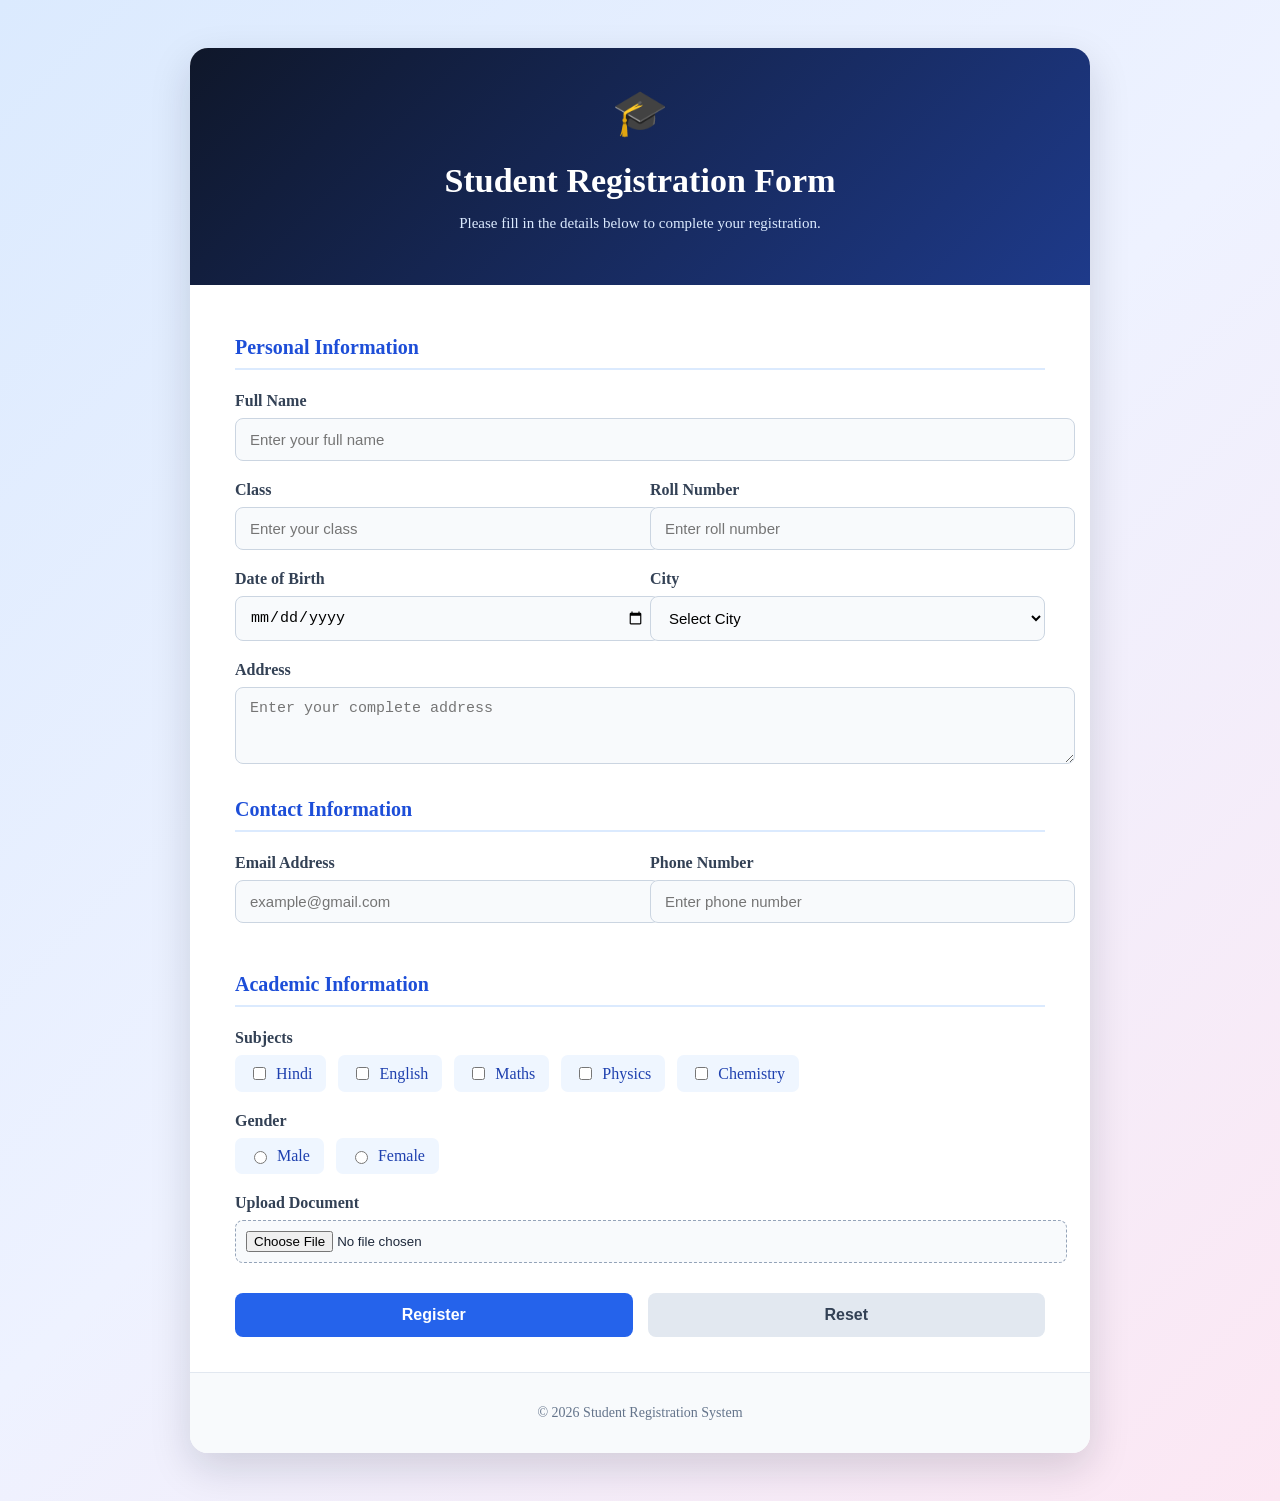
<file: index.html>
<!DOCTYPE html>
<html lang="en">

<head>
    <meta charset="UTF-8">
    <meta name="viewport" content="width=device-width, initial-scale=1.0">

    <title>Student Registration Form</title>

    <link rel="stylesheet" href="index.CSS">
</head>

<body>

    <div class="container">

        <!-- Header -->
        <div class="form-header">
            <div class="icon">🎓</div>

            <h1>Student Registration Form</h1>

            <p>
                Please fill in the details below to complete your registration.
            </p>
        </div>


        <form>

            <!-- Personal Information -->
            <section>

                <h2>Personal Information</h2>

                <div class="form-group">
                    <label for="name">Full Name</label>

                    <input type="text"
                           id="name"
                           name="name"
                           placeholder="Enter your full name"
                           required>
                </div>


                <div class="row">

                    <div class="form-group">
                        <label for="class">Class</label>

                        <input type="text"
                               id="class"
                               name="class"
                               placeholder="Enter your class"
                               required>
                    </div>


                    <div class="form-group">
                        <label for="roll_no">Roll Number</label>

                        <input type="text"
                               id="roll_no"
                               name="roll_no"
                               placeholder="Enter roll number"
                               required>
                    </div>

                </div>


                <div class="row">

                    <div class="form-group">
                        <label for="dob">Date of Birth</label>

                        <input type="date"
                               id="dob"
                               name="dob"
                               required>
                    </div>


                    <div class="form-group">
                        <label for="city">City</label>

                        <select id="city" name="city" required>

                            <option value="">Select City</option>

                            <option value="Kanpur">Kanpur</option>
                            <option value="Lucknow">Lucknow</option>
                            <option value="Delhi">Delhi</option>
                            <option value="Noida">Noida</option>

                        </select>
                    </div>

                </div>


                <div class="form-group">

                    <label for="address">Address</label>

                    <textarea id="address"
                              name="address"
                              rows="3"
                              placeholder="Enter your complete address"
                              required></textarea>

                </div>

            </section>


            <!-- Contact Information -->
            <section>

                <h2>Contact Information</h2>

                <div class="row">

                    <div class="form-group">

                        <label for="email">Email Address</label>

                        <input type="email"
                               id="email"
                               name="email"
                               placeholder="example@gmail.com"
                               required>

                    </div>


                    <div class="form-group">

                        <label for="phone">Phone Number</label>

                        <input type="tel"
                               id="phone"
                               name="phone"
                               placeholder="Enter phone number"
                               required>

                    </div>

                </div>

            </section>


            <!-- Academic Information -->
            <section>

                <h2>Academic Information</h2>


                <div class="form-group">

                    <label>Subjects</label>

                    <div class="options">

                        <label>
                            <input type="checkbox"
                                   name="subject"
                                   value="Hindi">
                            Hindi
                        </label>


                        <label>
                            <input type="checkbox"
                                   name="subject"
                                   value="English">
                            English
                        </label>


                        <label>
                            <input type="checkbox"
                                   name="subject"
                                   value="Maths">
                            Maths
                        </label>


                        <label>
                            <input type="checkbox"
                                   name="subject"
                                   value="Physics">
                            Physics
                        </label>


                        <label>
                            <input type="checkbox"
                                   name="subject"
                                   value="Chemistry">
                            Chemistry
                        </label>

                    </div>

                </div>


                <div class="form-group">

                    <label>Gender</label>

                    <div class="options">

                        <label>
                            <input type="radio"
                                   name="gender"
                                   value="Male"
                                   required>
                            Male
                        </label>


                        <label>
                            <input type="radio"
                                   name="gender"
                                   value="Female">
                            Female
                        </label>

                    </div>

                </div>


                <div class="form-group">

                    <label for="file">Upload Document</label>

                    <input type="file"
                           id="file"
                           name="file">

                </div>

            </section>


            <!-- Buttons -->
            <div class="buttons">

                <button type="submit" class="register-btn">
                    Register
                </button>

                <button type="reset" class="reset-btn">
                    Reset
                </button>

            </div>

        </form>


        <!-- Footer -->
        <footer>

            <p>
                © 2026 Student Registration System
            </p>

        </footer>

    </div>

</body>
</html>
</file>
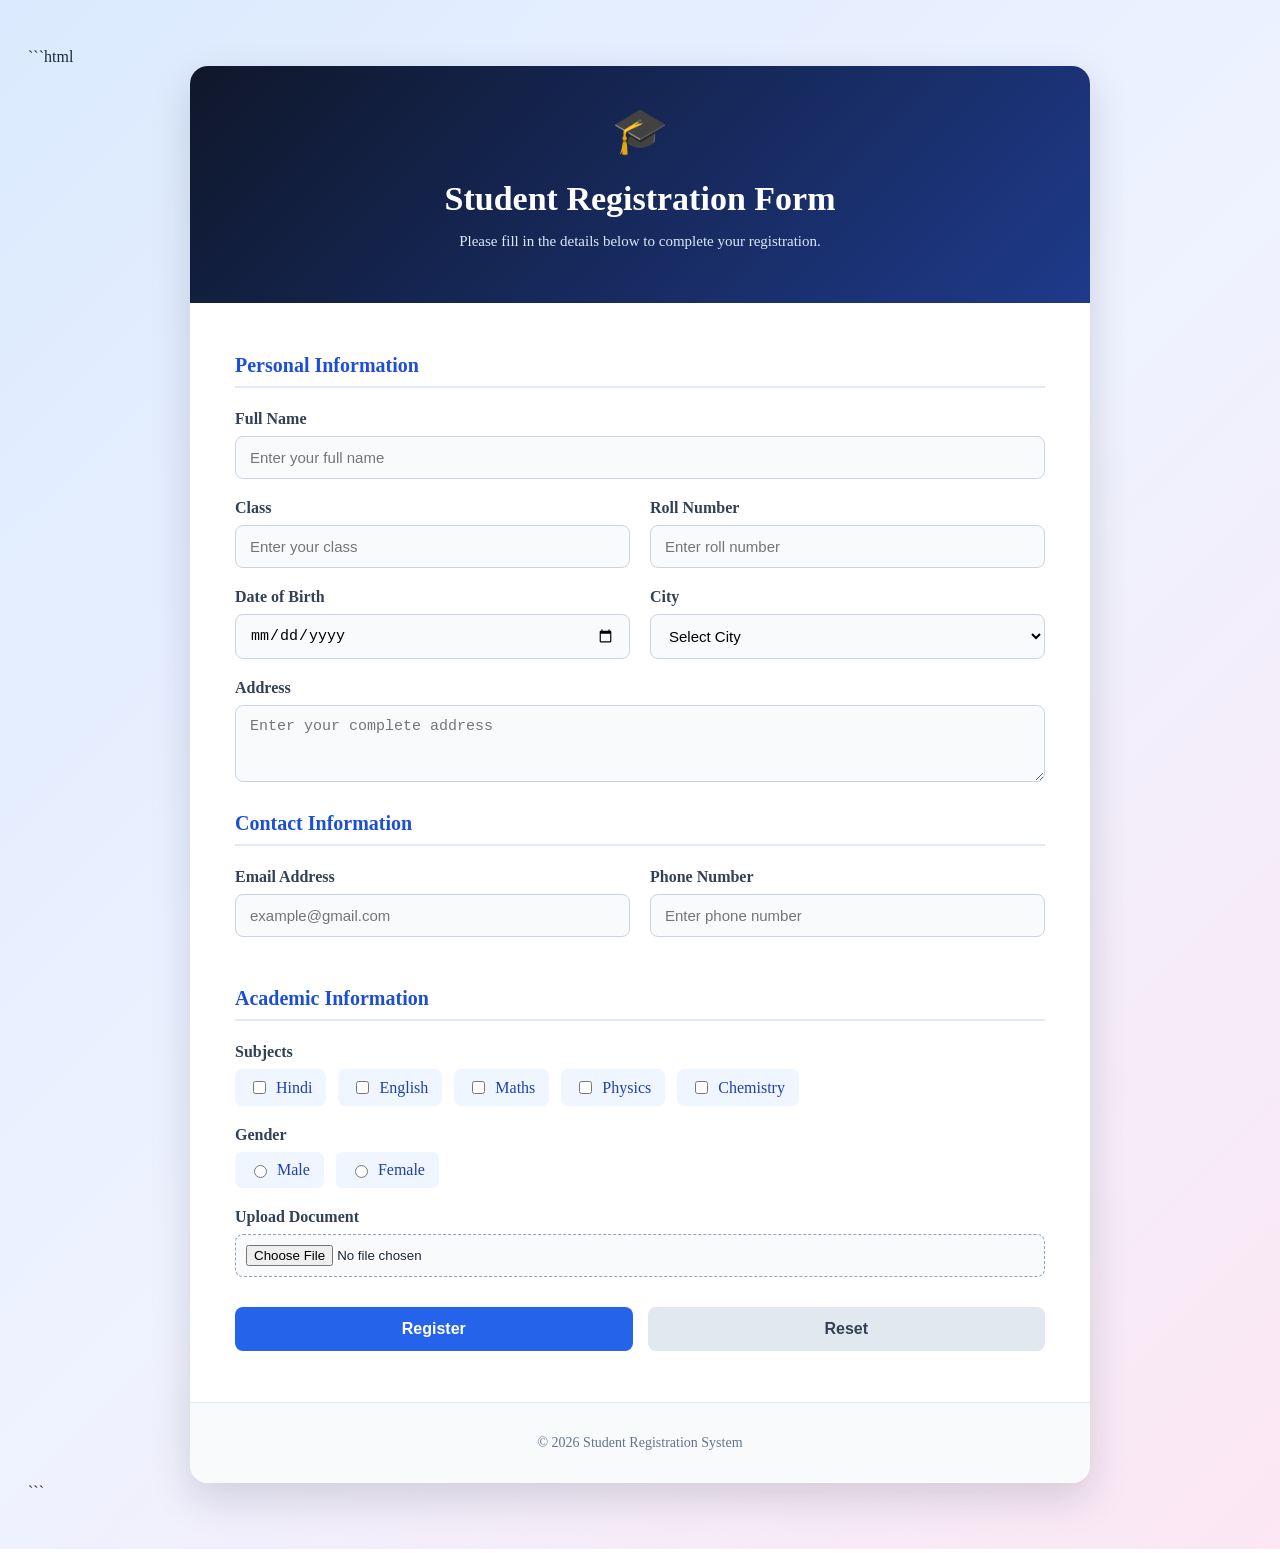
<file: form.html>
```html
<!DOCTYPE html>
<html lang="en">

<head>
    <meta charset="UTF-8">
    <meta name="viewport" content="width=device-width, initial-scale=1.0">

    <title>Student Registration Form</title>

    <link rel="stylesheet" href="form.CSS">
</head>

<body>

    <div class="container">

        <!-- Header -->
        <div class="form-header">
            <div class="icon">🎓</div>

            <h1>Student Registration Form</h1>

            <p>
                Please fill in the details below to complete your registration.
            </p>
        </div>


        <form>

            <!-- Personal Information -->
            <section>

                <h2>Personal Information</h2>

                <div class="form-group">
                    <label for="name">Full Name</label>

                    <input type="text"
                           id="name"
                           name="name"
                           placeholder="Enter your full name"
                           required>
                </div>


                <div class="row">

                    <div class="form-group">
                        <label for="class">Class</label>

                        <input type="text"
                               id="class"
                               name="class"
                               placeholder="Enter your class"
                               required>
                    </div>


                    <div class="form-group">
                        <label for="roll_no">Roll Number</label>

                        <input type="text"
                               id="roll_no"
                               name="roll_no"
                               placeholder="Enter roll number"
                               required>
                    </div>

                </div>


                <div class="row">

                    <div class="form-group">
                        <label for="dob">Date of Birth</label>

                        <input type="date"
                               id="dob"
                               name="dob"
                               required>
                    </div>


                    <div class="form-group">
                        <label for="city">City</label>

                        <select id="city" name="city" required>

                            <option value="">Select City</option>

                            <option value="Kanpur">Kanpur</option>
                            <option value="Lucknow">Lucknow</option>
                            <option value="Delhi">Delhi</option>
                            <option value="Noida">Noida</option>

                        </select>
                    </div>

                </div>


                <div class="form-group">

                    <label for="address">Address</label>

                    <textarea id="address"
                              name="address"
                              rows="3"
                              placeholder="Enter your complete address"
                              required></textarea>

                </div>

            </section>


            <!-- Contact Information -->
            <section>

                <h2>Contact Information</h2>

                <div class="row">

                    <div class="form-group">

                        <label for="email">Email Address</label>

                        <input type="email"
                               id="email"
                               name="email"
                               placeholder="example@gmail.com"
                               required>

                    </div>


                    <div class="form-group">

                        <label for="phone">Phone Number</label>

                        <input type="tel"
                               id="phone"
                               name="phone"
                               placeholder="Enter phone number"
                               required>

                    </div>

                </div>

            </section>


            <!-- Academic Information -->
            <section>

                <h2>Academic Information</h2>


                <div class="form-group">

                    <label>Subjects</label>

                    <div class="options">

                        <label>
                            <input type="checkbox"
                                   name="subject"
                                   value="Hindi">
                            Hindi
                        </label>


                        <label>
                            <input type="checkbox"
                                   name="subject"
                                   value="English">
                            English
                        </label>


                        <label>
                            <input type="checkbox"
                                   name="subject"
                                   value="Maths">
                            Maths
                        </label>


                        <label>
                            <input type="checkbox"
                                   name="subject"
                                   value="Physics">
                            Physics
                        </label>


                        <label>
                            <input type="checkbox"
                                   name="subject"
                                   value="Chemistry">
                            Chemistry
                        </label>

                    </div>

                </div>


                <div class="form-group">

                    <label>Gender</label>

                    <div class="options">

                        <label>
                            <input type="radio"
                                   name="gender"
                                   value="Male"
                                   required>
                            Male
                        </label>


                        <label>
                            <input type="radio"
                                   name="gender"
                                   value="Female">
                            Female
                        </label>

                    </div>

                </div>


                <div class="form-group">

                    <label for="file">Upload Document</label>

                    <input type="file"
                           id="file"
                           name="file">

                </div>

            </section>


            <!-- Buttons -->
            <div class="buttons">

                <button type="submit" class="register-btn">
                    Register
                </button>

                <button type="reset" class="reset-btn">
                    Reset
                </button>

            </div>

        </form>


        <!-- Footer -->
        <footer>

            <p>
                © 2026 Student Registration System
            </p>

        </footer>

    </div>

</body>
</html>
```
</file>
<file: index.CSS>
```css
/* ==============================
   Global Styles
================================ */

* {
    margin: 0;
    padding: 0;
    box-sizing: border-box;
    font-family: Arial, sans-serif;
}


body {
    min-height: 100vh;
    padding: 40px 20px;

    background: linear-gradient(
        135deg,
        #dbeafe,
        #eef2ff,
        #fce7f3
    );

    color: #1e293b;
}


/* ==============================
   Main Container
================================ */

.container {
    max-width: 900px;
    margin: auto;

    background: #ffffff;

    border-radius: 18px;

    overflow: hidden;

    box-shadow:
        0 15px 40px rgba(15, 23, 42, 0.15);
}


/* ==============================
   Header
================================ */

.form-header {
    text-align: center;

    padding: 38px 20px;

    color: white;

    background: linear-gradient(
        135deg,
        #0f172a,
        #1e3a8a
    );
}


.icon {
    font-size: 45px;
    margin-bottom: 10px;
}


.form-header h1 {
    font-size: 34px;
    margin-bottom: 10px;
}


.form-header p {
    color: #dbeafe;
    font-size: 15px;
}


/* ==============================
   Form
================================ */

form {
    padding: 35px 45px;
}


section {
    margin-bottom: 30px;
}


section h2 {
    color: #1d4ed8;

    font-size: 20px;

    margin-bottom: 22px;

    padding-bottom: 9px;

    border-bottom: 2px solid #dbeafe;
}


/* ==============================
   Form Groups
================================ */

.form-group {
    margin-bottom: 20px;
}


.form-group > label {
    display: block;

    margin-bottom: 8px;

    color: #334155;

    font-weight: bold;
}


/* ==============================
   Input Fields
================================ */

input[type="text"],
input[type="email"],
input[type="tel"],
input[type="date"],
select,
textarea {

    width: 100%;

    padding: 12px 14px;

    border: 1px solid #cbd5e1;

    border-radius: 8px;

    outline: none;

    font-size: 15px;

    background: #f8fafc;

    transition: 0.3s;
}


textarea {
    resize: vertical;
}


/* Focus Effect */

input[type="text"]:focus,
input[type="email"]:focus,
input[type="tel"]:focus,
input[type="date"]:focus,
select:focus,
textarea:focus {

    border-color: #2563eb;

    background: #ffffff;

    box-shadow:
        0 0 0 3px rgba(37, 99, 235, 0.12);
}


/* ==============================
   Two Column Layout
================================ */

.row {
    display: flex;

    gap: 20px;
}


.row .form-group {
    flex: 1;
}


/* ==============================
   Checkbox & Radio
================================ */

.options {
    display: flex;

    flex-wrap: wrap;

    gap: 12px;
}


.options label {
    display: flex;

    align-items: center;

    gap: 7px;

    padding: 9px 14px;

    border-radius: 7px;

    background: #eff6ff;

    color: #1e40af;

    cursor: pointer;

    transition: 0.3s;
}


.options label:hover {
    background: #dbeafe;

    transform: translateY(-1px);
}


.options input {
    accent-color: #2563eb;
}


/* ==============================
   File Upload
================================ */

input[type="file"] {

    width: 100%;

    padding: 10px;

    border: 1px dashed #94a3b8;

    border-radius: 8px;

    background: #f8fafc;

    cursor: pointer;
}


/* ==============================
   Buttons
================================ */

.buttons {

    display: flex;

    gap: 15px;

    margin-top: 10px;
}


button {

    flex: 1;

    border: none;

    padding: 13px;

    border-radius: 8px;

    font-size: 16px;

    font-weight: bold;

    cursor: pointer;

    transition: 0.3s;
}


/* Register Button */

.register-btn {

    background: #2563eb;

    color: white;
}


.register-btn:hover {

    background: #1d4ed8;

    transform: translateY(-2px);

    box-shadow:
        0 5px 15px rgba(37, 99, 235, 0.25);
}


/* Reset Button */

.reset-btn {

    background: #e2e8f0;

    color: #334155;
}


.reset-btn:hover {

    background: #cbd5e1;

    transform: translateY(-2px);
}


/* ==============================
   Footer
================================ */

footer {

    text-align: center;

    padding: 18px;

    background: #f8fafc;

    border-top: 1px solid #e2e8f0;
}


footer p {

    color: #64748b;

    font-size: 14px;
}


/* ==============================
   Responsive Design
================================ */

@media (max-width: 700px) {

    body {
        padding: 20px 10px;
    }


    .form-header h1 {
        font-size: 27px;
    }


    form {
        padding: 25px 20px;
    }


    .row {
        flex-direction: column;

        gap: 0;
    }


    .options {
        flex-direction: column;

        align-items: stretch;
    }


    .buttons {
        flex-direction: column;
    }

}


/* ==============================
   Small Mobile Screens
================================ */

@media (max-width: 400px) {

    .form-header {
        padding: 28px 15px;
    }


    .form-header h1 {
        font-size: 24px;
    }


    form {
        padding: 20px 15px;
    }


    section h2 {
        font-size: 18px;
    }

}
```
</file>
<file: form.CSS>
```css
/* ==============================
   Global Styles
================================ */

* {
    margin: 0;
    padding: 0;
    box-sizing: border-box;
    font-family: Arial, sans-serif;
}


body {
    min-height: 100vh;
    padding: 40px 20px;

    background: linear-gradient(
        135deg,
        #dbeafe,
        #eef2ff,
        #fce7f3
    );

    color: #1e293b;
}


/* ==============================
   Main Container
================================ */

.container {
    max-width: 900px;
    margin: auto;

    background: #ffffff;

    border-radius: 18px;

    overflow: hidden;

    box-shadow:
        0 15px 40px rgba(15, 23, 42, 0.15);
}


/* ==============================
   Header
================================ */

.form-header {
    text-align: center;

    padding: 38px 20px;

    color: white;

    background: linear-gradient(
        135deg,
        #0f172a,
        #1e3a8a
    );
}


.icon {
    font-size: 45px;
    margin-bottom: 10px;
}


.form-header h1 {
    font-size: 34px;
    margin-bottom: 10px;
}


.form-header p {
    color: #dbeafe;
    font-size: 15px;
}


/* ==============================
   Form
================================ */

form {
    padding: 35px 45px;
}


section {
    margin-bottom: 30px;
}


section h2 {
    color: #1d4ed8;

    font-size: 20px;

    margin-bottom: 22px;

    padding-bottom: 9px;

    border-bottom: 2px solid #dbeafe;
}


/* ==============================
   Form Groups
================================ */

.form-group {
    margin-bottom: 20px;
}


.form-group > label {
    display: block;

    margin-bottom: 8px;

    color: #334155;

    font-weight: bold;
}


/* ==============================
   Input Fields
================================ */

input[type="text"],
input[type="email"],
input[type="tel"],
input[type="date"],
select,
textarea {

    width: 100%;

    padding: 12px 14px;

    border: 1px solid #cbd5e1;

    border-radius: 8px;

    outline: none;

    font-size: 15px;

    background: #f8fafc;

    transition: 0.3s;
}


textarea {
    resize: vertical;
}


/* Focus Effect */

input[type="text"]:focus,
input[type="email"]:focus,
input[type="tel"]:focus,
input[type="date"]:focus,
select:focus,
textarea:focus {

    border-color: #2563eb;

    background: #ffffff;

    box-shadow:
        0 0 0 3px rgba(37, 99, 235, 0.12);
}


/* ==============================
   Two Column Layout
================================ */

.row {
    display: flex;

    gap: 20px;
}


.row .form-group {
    flex: 1;
}


/* ==============================
   Checkbox & Radio
================================ */

.options {
    display: flex;

    flex-wrap: wrap;

    gap: 12px;
}


.options label {
    display: flex;

    align-items: center;

    gap: 7px;

    padding: 9px 14px;

    border-radius: 7px;

    background: #eff6ff;

    color: #1e40af;

    cursor: pointer;

    transition: 0.3s;
}


.options label:hover {
    background: #dbeafe;

    transform: translateY(-1px);
}


.options input {
    accent-color: #2563eb;
}


/* ==============================
   File Upload
================================ */

input[type="file"] {

    width: 100%;

    padding: 10px;

    border: 1px dashed #94a3b8;

    border-radius: 8px;

    background: #f8fafc;

    cursor: pointer;
}


/* ==============================
   Buttons
================================ */

.buttons {

    display: flex;

    gap: 15px;

    margin-top: 10px;
}


button {

    flex: 1;

    border: none;

    padding: 13px;

    border-radius: 8px;

    font-size: 16px;

    font-weight: bold;

    cursor: pointer;

    transition: 0.3s;
}


/* Register Button */

.register-btn {

    background: #2563eb;

    color: white;
}


.register-btn:hover {

    background: #1d4ed8;

    transform: translateY(-2px);

    box-shadow:
        0 5px 15px rgba(37, 99, 235, 0.25);
}


/* Reset Button */

.reset-btn {

    background: #e2e8f0;

    color: #334155;
}


.reset-btn:hover {

    background: #cbd5e1;

    transform: translateY(-2px);
}


/* ==============================
   Footer
================================ */

footer {

    text-align: center;

    padding: 18px;

    background: #f8fafc;

    border-top: 1px solid #e2e8f0;
}


footer p {

    color: #64748b;

    font-size: 14px;
}


/* ==============================
   Responsive Design
================================ */

@media (max-width: 700px) {

    body {
        padding: 20px 10px;
    }


    .form-header h1 {
        font-size: 27px;
    }


    form {
        padding: 25px 20px;
    }


    .row {
        flex-direction: column;

        gap: 0;
    }


    .options {
        flex-direction: column;

        align-items: stretch;
    }


    .buttons {
        flex-direction: column;
    }

}


/* ==============================
   Small Mobile Screens
================================ */

@media (max-width: 400px) {

    .form-header {
        padding: 28px 15px;
    }


    .form-header h1 {
        font-size: 24px;
    }


    form {
        padding: 20px 15px;
    }


    section h2 {
        font-size: 18px;
    }

}
```
</file>
